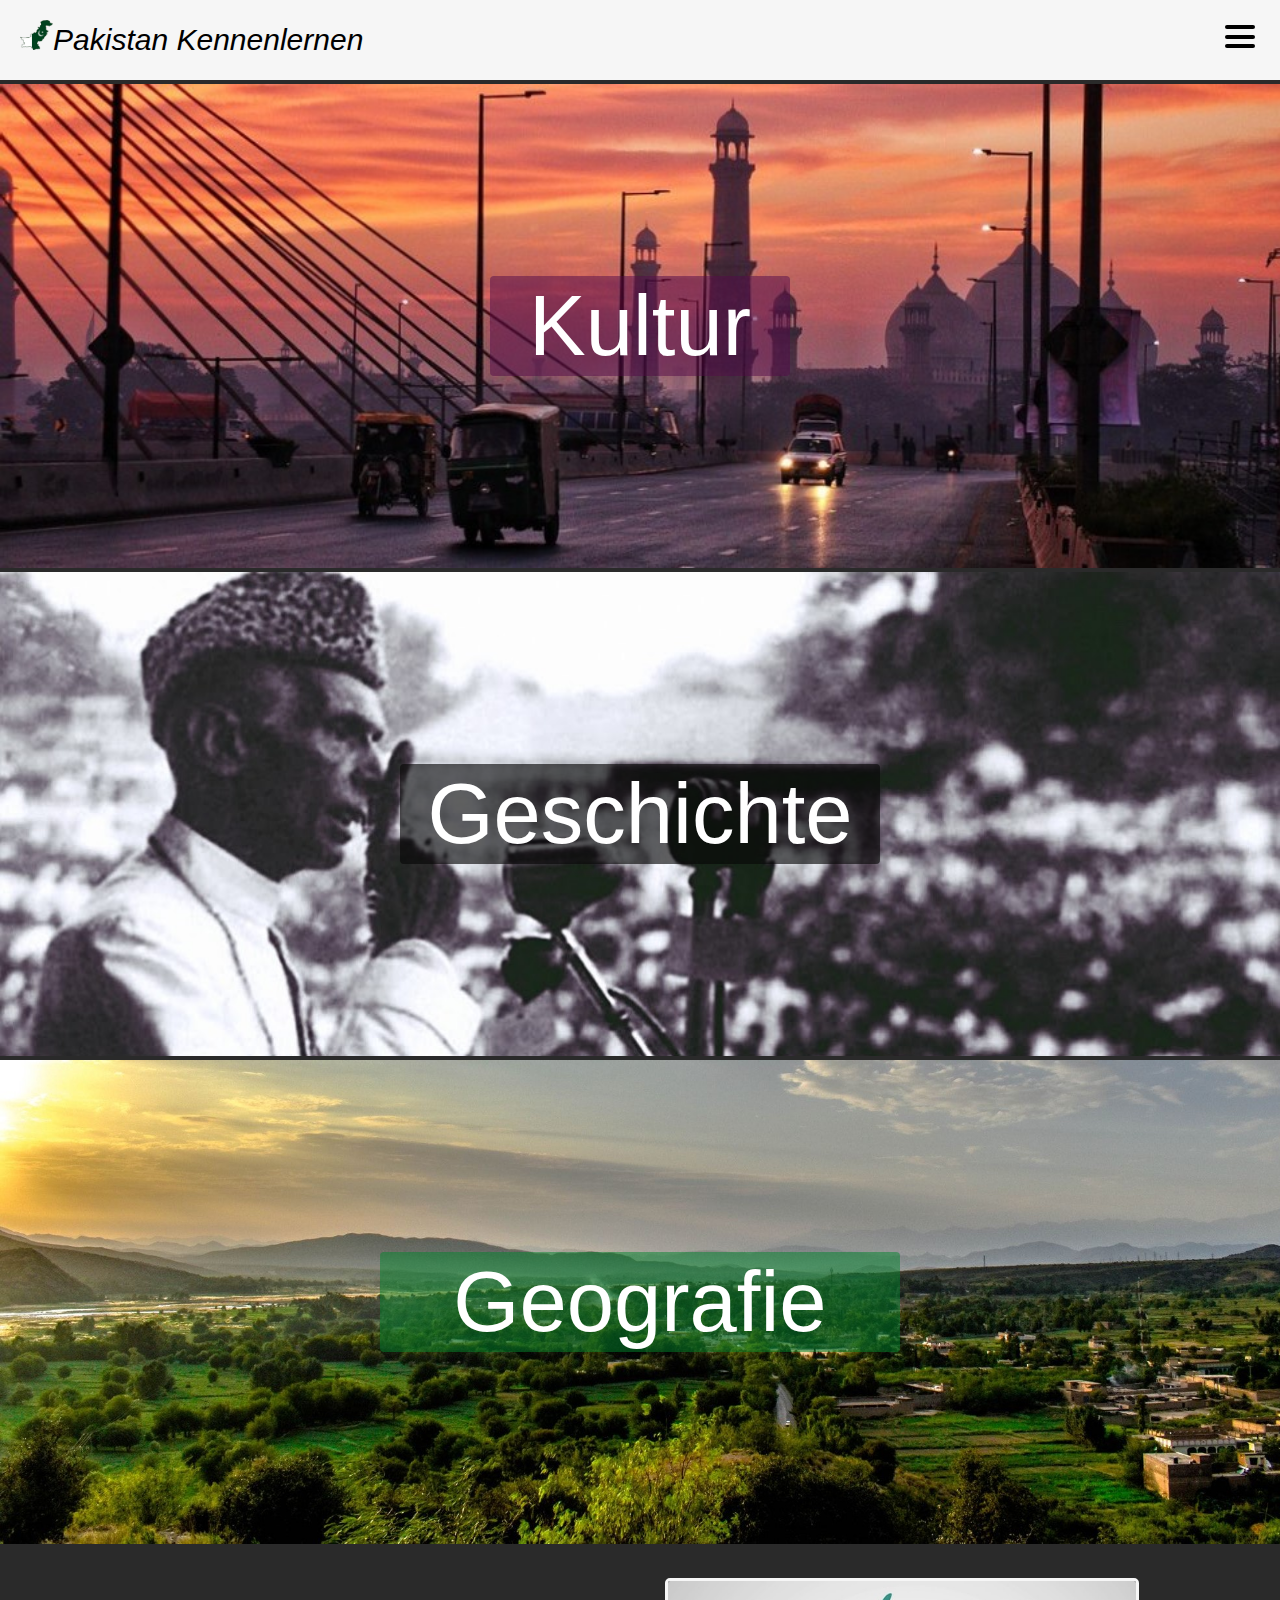
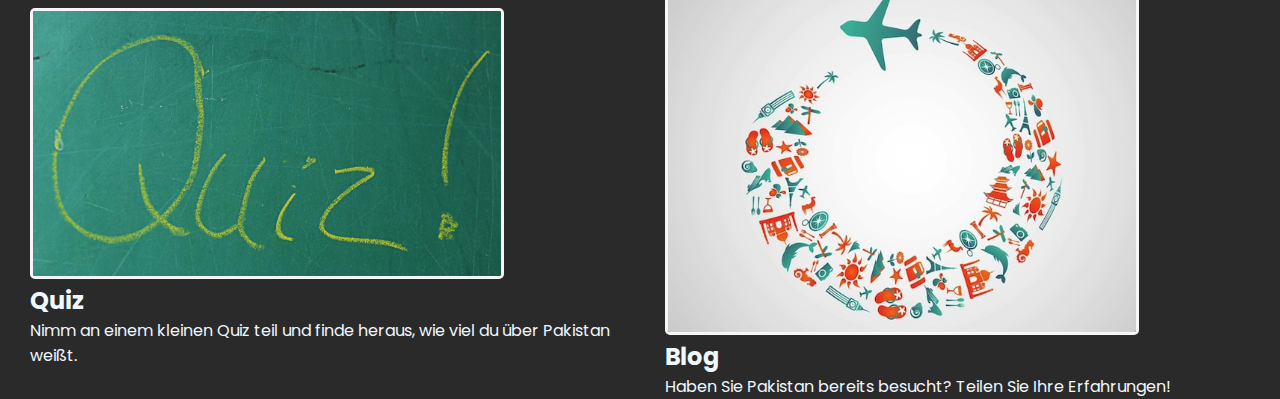
<file: index.html>
<!DOCTYPE html>
<html>
	<head>
		<meta charset="UTF-8">	
		<meta name="description" content="this is a good Website">
	</head>
		<title>
			Reise nach Pakistan
		</title>
		<link rel="stylesheet" type="text/css" href="style.css">
		<script type="text/javascript" src="java.js" defer></script>
	</head>
	<body>
		
		<nav class="nav_bar"><!--für die größenveränderbare dynamische Menüleiste-->
			<div class="nav_logo"><img src="paklogo.jpg" alt="pak Logo">Pakistan Kennenlernen</div><!--das Logo mit Text und Bild auf der linken Seite-->
			<a href="#" class="toggle-button"><!--die Button, die erscheint, wenn die Breite klein ist-->
				<span class="bar"></span>
				<span class="bar"></span>
				<span class="bar"></span>
			</a>
			<div class="list-container">
				<ul><!--rechte Seite des Menüs mit klickbaren Links-->
					<li><a href="home.html">Home</a></li>
					<li><a href="culture.html">Kultur</a></li>
					<li><a href="history.html">Geschichte</a></li>
					<li><a href="geography.html">Geografie</a></li>						
					<li><a href="Quiz.html">Quiz Spielen</a></li>
					<li><a href="Blog.php">Blog</a></li>
				</ul>
			</div>
		</nav>

		
		<!--drei verschiedene Bereiche auf der Startseite mit jeweils einer anklickbaren Buttons-->
		<div class="culture" ><a href="culture.html"><button class="btn1">Kultur</button></a></div>
		<div class="history" ><a href="history.html"><button class="btn2">Geschichte</button></a></div>
		<div class="geography" ><a href="geography.html"><button class="btn3">Geografie</button></a></div>

		<main class = "grid-container"><!--der letzte Teil der Startseite hat Inhalte, die in zwei Spalten unterteilt sind-->
			<article><!--der Titel und das Bild enthalten beide einen Link-->
				<a href="Quiz.html"><img  src="quiz4.jpg"></a>
				<div>
					<a href="Quiz.html"><h2 id="text">Quiz</h2></a>
					<p id="text">Nimm an einem kleinen Quiz teil und finde heraus, wie viel du über Pakistan weißt.</p>
				</div>
			</article>
			<article><!--der Titel und das Bild enthalten beide einen Link-->
				<a href="Blog.html"><img  src="tourism.jpg"></a>
				<div>
					<a href="Blog.html"><h2 id="text">Blog</h2></a>
					<p id="text">Haben Sie Pakistan bereits besucht? Teilen Sie Ihre Erfahrungen!</p>
				</div>
			</article>



		</main>






		<!--<div class="foot">

			<div class="content">
				<div href="#" class="c1">Quiz</div>
				<div href="#" class="c2">Blog</div>
			</div> 

		</div>-->
	
	</body>
</html>
</file>
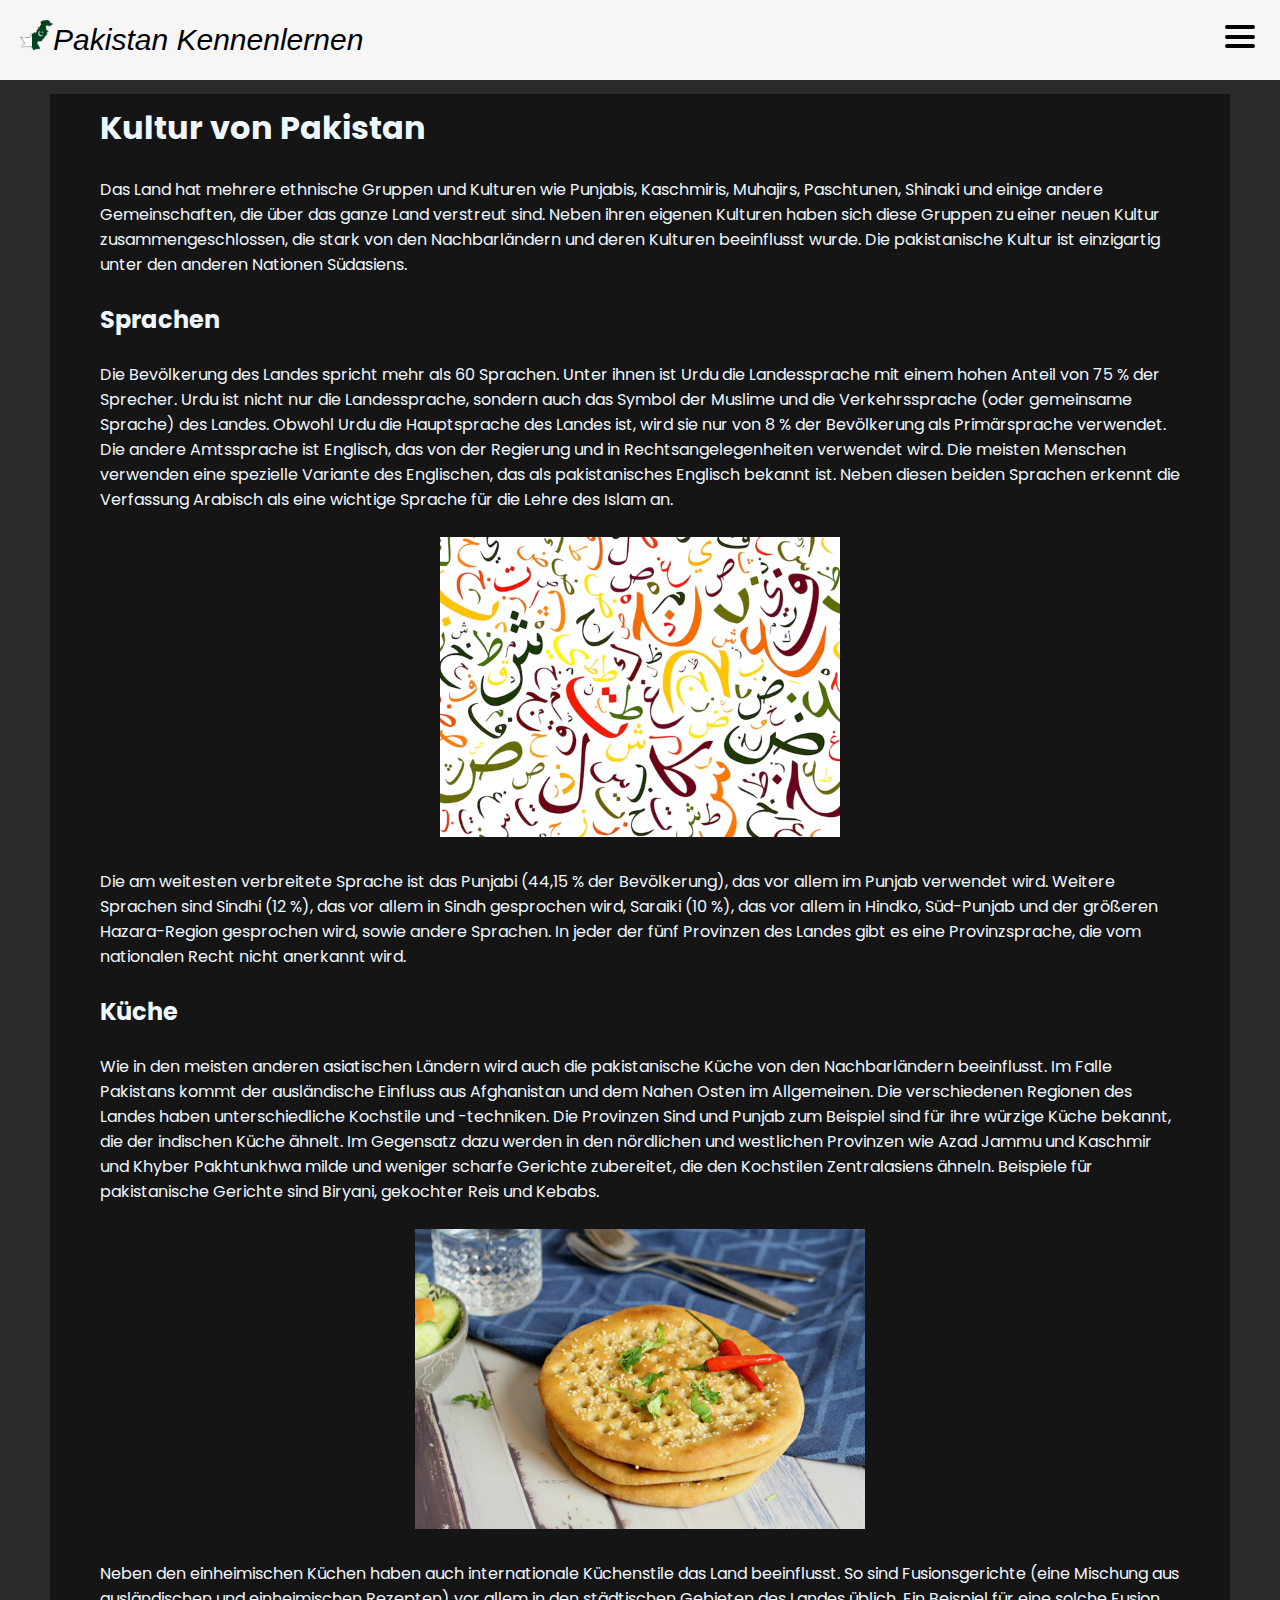
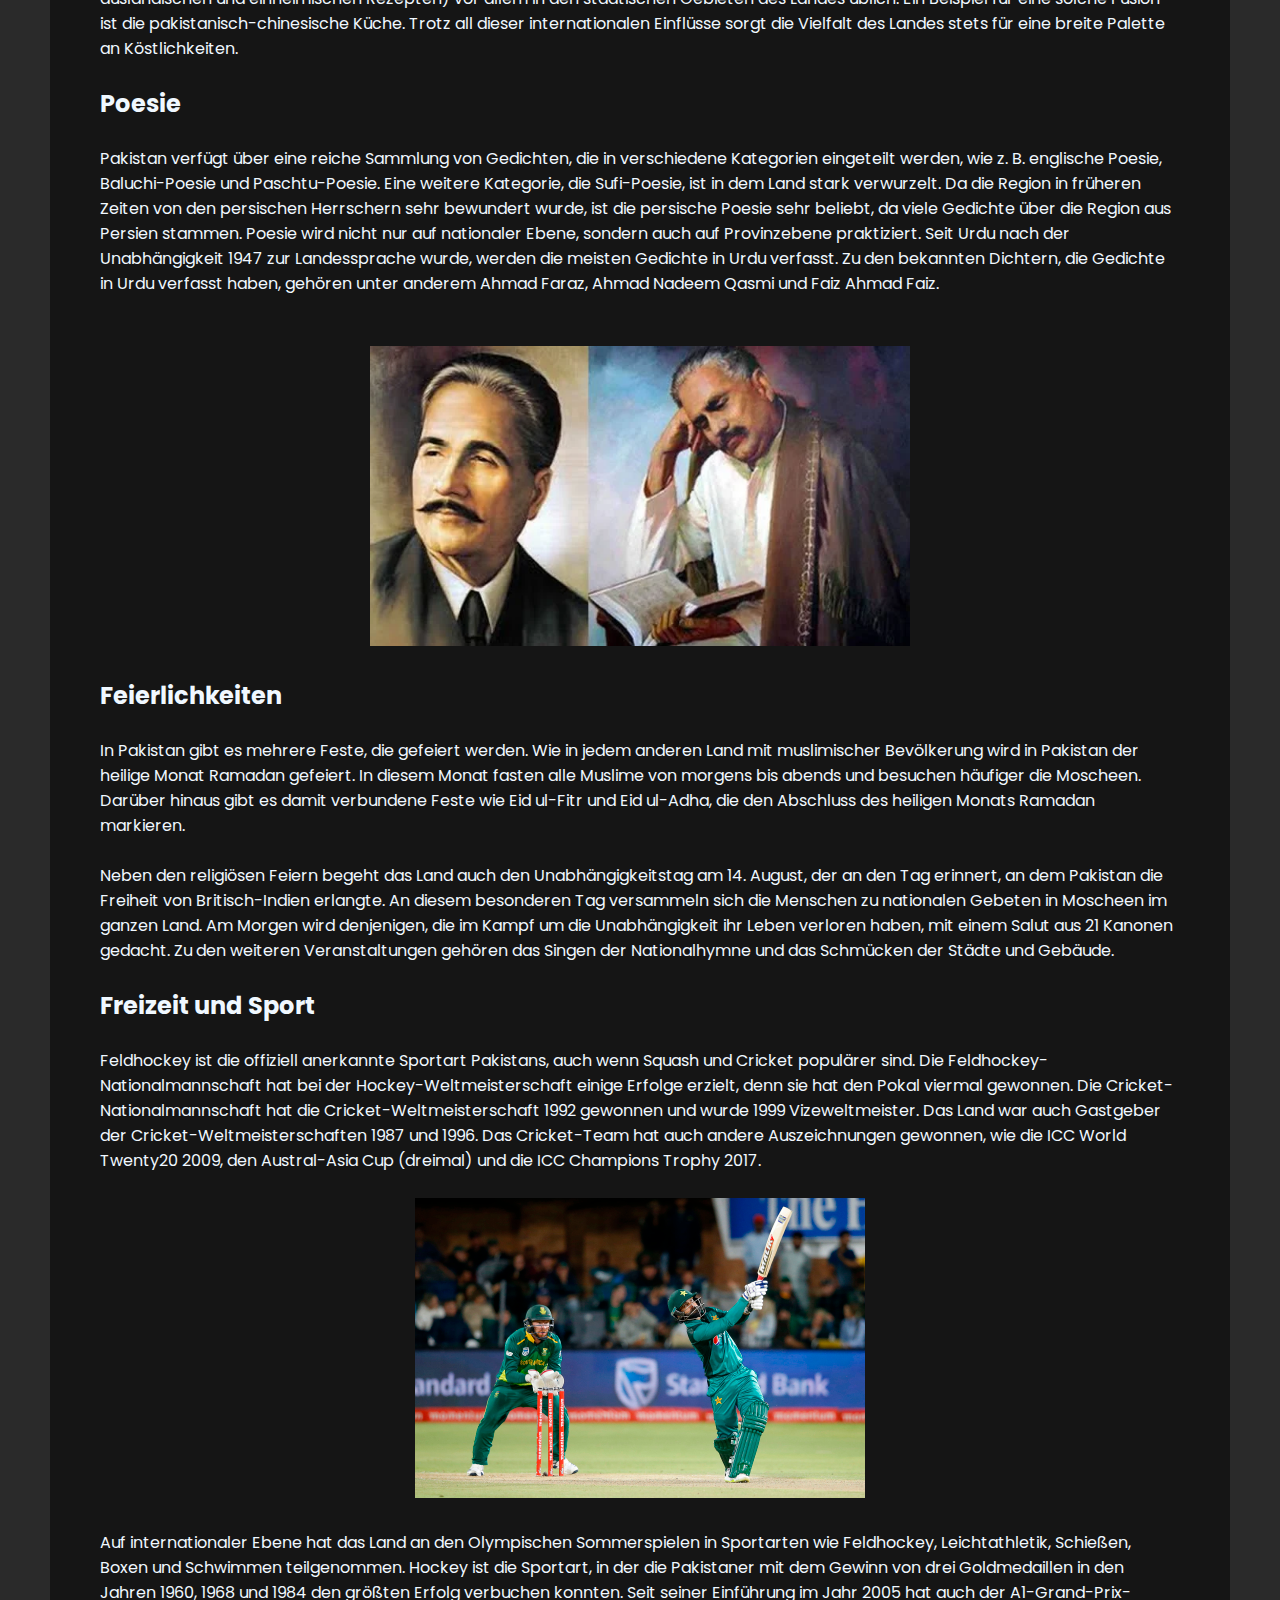
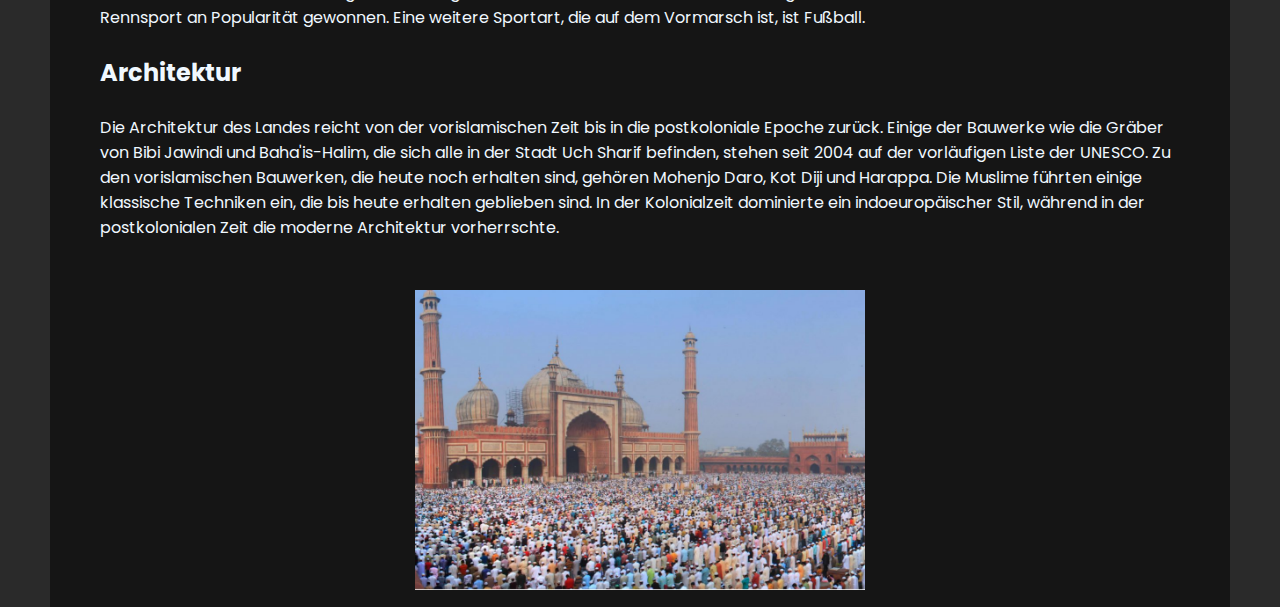
<file: culture.html>
<!DOCTYPE html>
<html>
	<head>
		<meta charset="UTF-8">	
		<meta name="description" content="culture">
	</head>
		<title>
			Kultur
		</title>
		<link rel="stylesheet" type="text/css" href="style.css">
		<script type="text/javascript" src="java.js" defer></script>
	</head>
	<body>
        <nav class="nav_bar"><!--gleiche Navigationsmenüleiste-->
			<div class="nav_logo"><img src="paklogo.jpg" alt="pak Logo">Pakistan Kennenlernen</div>
			<a href="#" class="toggle-button">
				<span class="bar"></span>
				<span class="bar"></span>
				<span class="bar"></span>
			</a>
			<div class="list-container">
				<ul>
					<li><a href="home.html">Home</a></li>
					<li><a href="culture.html">Kultur</a></li>
					<li><a href="history.html">Geschichte</a></li>
					<li><a href="geography.html">Geografie</a></li>						
					<li><a href="Quiz.html">Quiz Spielen</a></li>
					<li><a href="Blog.html">Blog</a></li>
				</ul>
			</div>
		</nav>

		<main class="artikle"><!--Artikel-Layout mit Bildern, Überschriften und Absätzen-->
			<h1>Kultur von Pakistan</h1>
			<br><p>Das Land hat mehrere ethnische Gruppen und Kulturen wie Punjabis, Kaschmiris, Muhajirs, Paschtunen, Shinaki und einige andere Gemeinschaften, die über das ganze Land verstreut sind. Neben ihren eigenen Kulturen haben sich diese Gruppen zu einer neuen Kultur zusammengeschlossen, die stark von den Nachbarländern und deren Kulturen beeinflusst wurde. Die pakistanische Kultur ist einzigartig unter den anderen Nationen Südasiens. 
			</p>	
			<br><h2>Sprachen</h2>
			<br><p>Die Bevölkerung des Landes spricht mehr als 60 Sprachen. Unter ihnen ist Urdu die Landessprache mit einem hohen Anteil von 75 % der Sprecher. Urdu ist nicht nur die Landessprache, sondern auch das Symbol der Muslime und die Verkehrssprache (oder gemeinsame Sprache) des Landes. Obwohl Urdu die Hauptsprache des Landes ist, wird sie nur von 8 % der Bevölkerung als Primärsprache verwendet. Die andere Amtssprache ist Englisch, das von der Regierung und in Rechtsangelegenheiten verwendet wird. Die meisten Menschen verwenden eine spezielle Variante des Englischen, das als pakistanisches Englisch bekannt ist. Neben diesen beiden Sprachen erkennt die Verfassung Arabisch als eine wichtige Sprache für die Lehre des Islam an.	
			<br><br><center><img src="urdu.jpg" class="pics"></center><!--Zentrieren eines Bildes mit Center-Tag-->
			<br>Die am weitesten verbreitete Sprache ist das Punjabi (44,15 % der Bevölkerung), das vor allem im Punjab verwendet wird. Weitere Sprachen sind Sindhi (12 %), das vor allem in Sindh gesprochen wird, Saraiki (10 %), das vor allem in Hindko, Süd-Punjab und der größeren Hazara-Region gesprochen wird, sowie andere Sprachen. In jeder der fünf Provinzen des Landes gibt es eine Provinzsprache, die vom nationalen Recht nicht anerkannt wird.
			</p>
			<br><h2>Küche</h2>
			<br><p>Wie in den meisten anderen asiatischen Ländern wird auch die pakistanische Küche von den Nachbarländern beeinflusst. Im Falle Pakistans kommt der ausländische Einfluss aus Afghanistan und dem Nahen Osten im Allgemeinen. Die verschiedenen Regionen des Landes haben unterschiedliche Kochstile und -techniken. Die Provinzen Sind und Punjab zum Beispiel sind für ihre würzige Küche bekannt, die der indischen Küche ähnelt. Im Gegensatz dazu werden in den nördlichen und westlichen Provinzen wie Azad Jammu und Kaschmir und Khyber Pakhtunkhwa milde und weniger scharfe Gerichte zubereitet, die den Kochstilen Zentralasiens ähneln. Beispiele für pakistanische Gerichte sind Biryani, gekochter Reis und Kebabs.
				<br><br><center><img src="food.jpg" class="pics" ></center>
				<br>Neben den einheimischen Küchen haben auch internationale Küchenstile das Land beeinflusst. So sind Fusionsgerichte (eine Mischung aus ausländischen und einheimischen Rezepten) vor allem in den städtischen Gebieten des Landes üblich. Ein Beispiel für eine solche Fusion ist die pakistanisch-chinesische Küche. Trotz all dieser internationalen Einflüsse sorgt die Vielfalt des Landes stets für eine breite Palette an Köstlichkeiten.
			</p>

			<br><h2>Poesie</h2>
			<br><p>Pakistan verfügt über eine reiche Sammlung von Gedichten, die in verschiedene Kategorien eingeteilt werden, wie z. B. englische Poesie, Baluchi-Poesie und Paschtu-Poesie. Eine weitere Kategorie, die Sufi-Poesie, ist in dem Land stark verwurzelt. Da die Region in früheren Zeiten von den persischen Herrschern sehr bewundert wurde, ist die persische Poesie sehr beliebt, da viele Gedichte über die Region aus Persien stammen. Poesie wird nicht nur auf nationaler Ebene, sondern auch auf Provinzebene praktiziert. Seit Urdu nach der Unabhängigkeit 1947 zur Landessprache wurde, werden die meisten Gedichte in Urdu verfasst. Zu den bekannten Dichtern, die Gedichte in Urdu verfasst haben, gehören unter anderem Ahmad Faraz, Ahmad Nadeem Qasmi und Faiz Ahmad Faiz.
			</p>
			<br><br><center><img src="poetry.webp" class="pics" ></center>
			<br><h2>Feierlichkeiten</h2>
			<br><p>In Pakistan gibt es mehrere Feste, die gefeiert werden. Wie in jedem anderen Land mit muslimischer Bevölkerung wird in Pakistan der heilige Monat Ramadan gefeiert. In diesem Monat fasten alle Muslime von morgens bis abends und besuchen häufiger die Moscheen. Darüber hinaus gibt es damit verbundene Feste wie Eid ul-Fitr und Eid ul-Adha, die den Abschluss des heiligen Monats Ramadan markieren.

				<br><br>Neben den religiösen Feiern begeht das Land auch den Unabhängigkeitstag am 14. August, der an den Tag erinnert, an dem Pakistan die Freiheit von Britisch-Indien erlangte. An diesem besonderen Tag versammeln sich die Menschen zu nationalen Gebeten in Moscheen im ganzen Land. Am Morgen wird denjenigen, die im Kampf um die Unabhängigkeit ihr Leben verloren haben, mit einem Salut aus 21 Kanonen gedacht. Zu den weiteren Veranstaltungen gehören das Singen der Nationalhymne und das Schmücken der Städte und Gebäude.
			</p>

			

			<br><h2>Freizeit und Sport</h2>
			<br><p>Feldhockey ist die offiziell anerkannte Sportart Pakistans, auch wenn Squash und Cricket populärer sind. Die Feldhockey-Nationalmannschaft hat bei der Hockey-Weltmeisterschaft einige Erfolge erzielt, denn sie hat den Pokal viermal gewonnen. Die Cricket-Nationalmannschaft hat die Cricket-Weltmeisterschaft 1992 gewonnen und wurde 1999 Vizeweltmeister. Das Land war auch Gastgeber der Cricket-Weltmeisterschaften 1987 und 1996. Das Cricket-Team hat auch andere Auszeichnungen gewonnen, wie die ICC World Twenty20 2009, den Austral-Asia Cup (dreimal) und die ICC Champions Trophy 2017.
			<br><br><center><img src="cricket.jpg" class="pics" ></center>
			<br>Auf internationaler Ebene hat das Land an den Olympischen Sommerspielen in Sportarten wie Feldhockey, Leichtathletik, Schießen, Boxen und Schwimmen teilgenommen. Hockey ist die Sportart, in der die Pakistaner mit dem Gewinn von drei Goldmedaillen in den Jahren 1960, 1968 und 1984 den größten Erfolg verbuchen konnten. Seit seiner Einführung im Jahr 2005 hat auch der A1-Grand-Prix-Rennsport an Popularität gewonnen. Eine weitere Sportart, die auf dem Vormarsch ist, ist Fußball.
			</p>
			<br><h2>Architektur</h2>
			<br><p>Die Architektur des Landes reicht von der vorislamischen Zeit bis in die postkoloniale Epoche zurück. Einige der Bauwerke wie die Gräber von Bibi Jawindi und Baha'is-Halim, die sich alle in der Stadt Uch Sharif befinden, stehen seit 2004 auf der vorläufigen Liste der UNESCO. Zu den vorislamischen Bauwerken, die heute noch erhalten sind, gehören Mohenjo Daro, Kot Diji und Harappa. Die Muslime führten einige klassische Techniken ein, die bis heute erhalten geblieben sind. In der Kolonialzeit dominierte ein indoeuropäischer Stil, während in der postkolonialen Zeit die moderne Architektur vorherrschte.
			</p>
			<br><br><center><img src="eid.jpg" class="pics" ></center>

		</main>
		
    </body>
</html>
</file>
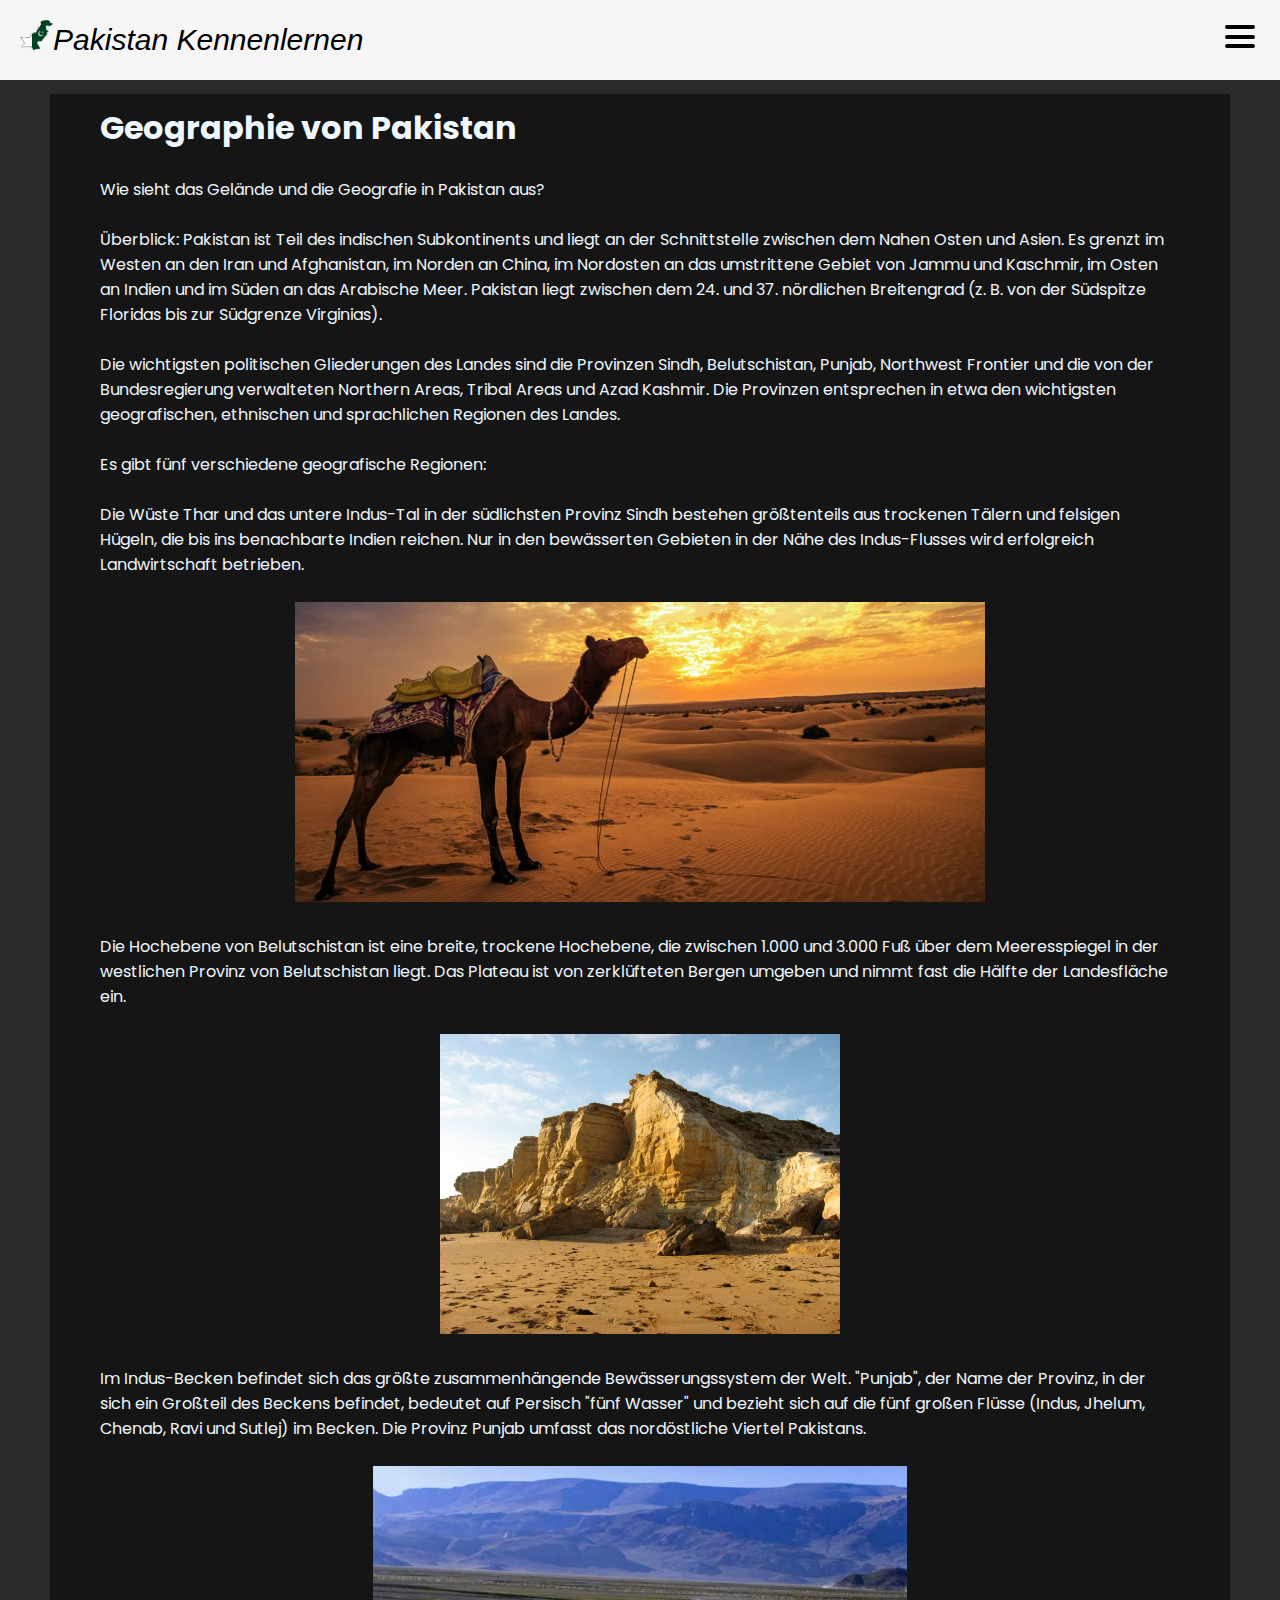
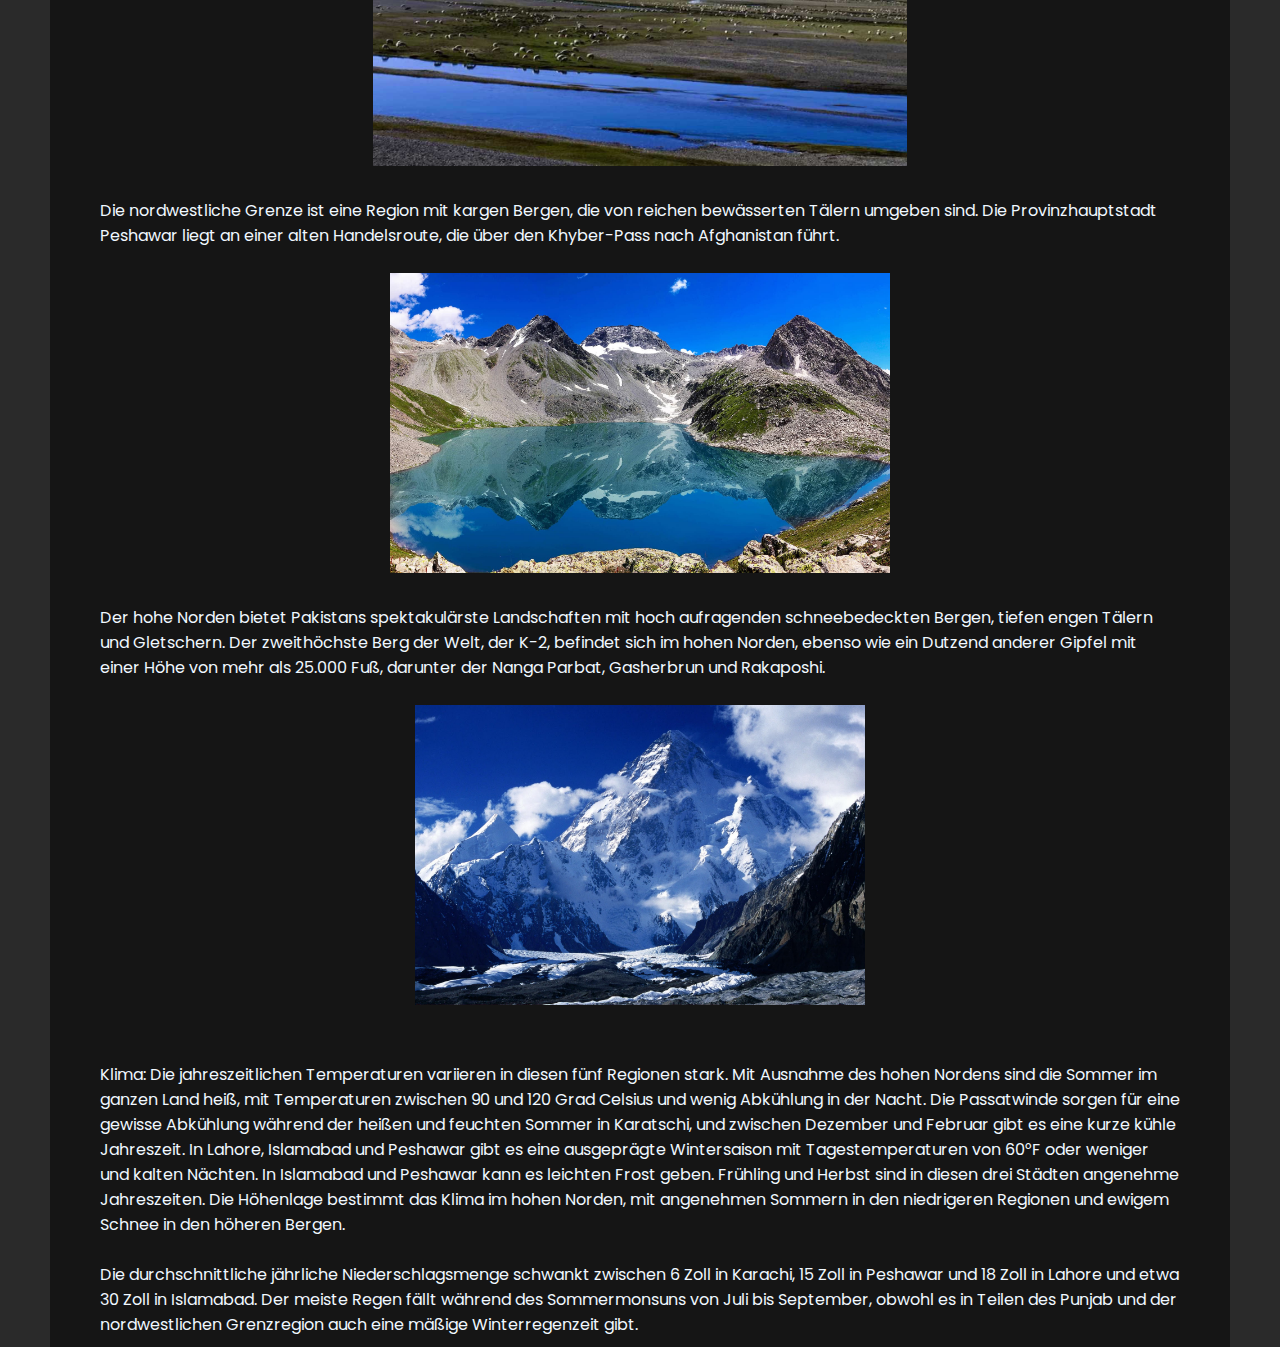
<file: geography.html>
<!DOCTYPE html>
<html>
	<head>
		<meta charset="UTF-8">	
		<meta name="description" content="Geography">
	</head>
		<title>
			Geographie
		</title>
		<link rel="stylesheet" type="text/css" href="style.css">
		<script type="text/javascript" src="java.js" defer></script>
	</head>
	<body>

        <nav class="nav_bar"><!--gleiche Navigationsmenüleiste-->
			<div class="nav_logo"><img src="paklogo.jpg" alt="pak Logo">Pakistan Kennenlernen</div>
			<a href="#" class="toggle-button">
				<span class="bar"></span>
				<span class="bar"></span>
				<span class="bar"></span>
			</a>
			<div class="list-container">
				<ul>
					<li><a href="home.html">Home</a></li>
					<li><a href="culture.html">Kultur</a></li>
					<li><a href="history.html">Geschichte</a></li>
					<li><a href="geography.html">Geografie</a></li>						
					<li><a href="Quiz.html">Quiz Spielen</a></li>
					<li><a href="Blog.html">Blog</a></li>
				</ul>
			</div>
		</nav>
		<main class="artikle"><!--Artikel-Layout mit Bildern, Überschriften und Absätzen-->
			<h1>Geographie von Pakistan</h1>
			<br><p>Wie sieht das Gelände und die Geografie in Pakistan aus?

				<br><br>Überblick:
				Pakistan ist Teil des indischen Subkontinents und liegt an der Schnittstelle zwischen dem Nahen Osten und Asien. Es grenzt im Westen an den Iran und Afghanistan, im Norden an China, im Nordosten an das umstrittene Gebiet von Jammu und Kaschmir, im Osten an Indien und im Süden an das Arabische Meer. Pakistan liegt zwischen dem 24. und 37. nördlichen Breitengrad (z. B. von der Südspitze Floridas bis zur Südgrenze Virginias).
	
				<br><br>Die wichtigsten politischen Gliederungen des Landes sind die Provinzen Sindh, Belutschistan, Punjab, Northwest Frontier und die von der Bundesregierung verwalteten Northern Areas, Tribal Areas und Azad Kashmir. Die Provinzen entsprechen in etwa den wichtigsten geografischen, ethnischen und sprachlichen Regionen des Landes.
	
				<br><br>Es gibt fünf verschiedene geografische Regionen:
	
				<br><br>Die Wüste Thar und das untere Indus-Tal in der südlichsten Provinz Sindh bestehen größtenteils aus trockenen Tälern und felsigen Hügeln, die bis ins benachbarte Indien reichen. Nur in den bewässerten Gebieten in der Nähe des Indus-Flusses wird erfolgreich Landwirtschaft betrieben.
				<br><br><center><img src="thar.jpg" class="pics" ></center><!--Zentrieren eines Bildes mit Center-Tag-->
				<br>Die Hochebene von Belutschistan ist eine breite, trockene Hochebene, die zwischen 1.000 und 3.000 Fuß über dem Meeresspiegel in der westlichen Provinz von Belutschistan liegt. Das Plateau ist von zerklüfteten Bergen umgeben und nimmt fast die Hälfte der Landesfläche ein.
				<br><br><center><img src="balochistan.jpg" class="pics" ></center>
				<br>Im Indus-Becken befindet sich das größte zusammenhängende Bewässerungssystem der Welt. "Punjab", der Name der Provinz, in der sich ein Großteil des Beckens befindet, bedeutet auf Persisch "fünf Wasser" und bezieht sich auf die fünf großen Flüsse (Indus, Jhelum, Chenab, Ravi und Sutlej) im Becken. Die Provinz Punjab umfasst das nordöstliche Viertel Pakistans.
				<br><br><center><img src="indus.jpg" class="pics" ></center>
				<br>Die nordwestliche Grenze ist eine Region mit kargen Bergen, die von reichen bewässerten Tälern umgeben sind. Die Provinzhauptstadt Peshawar liegt an einer alten Handelsroute, die über den Khyber-Pass nach Afghanistan führt.
				<br><br><center><img src="swat.jpg" class="pics" ></center>
				<br>Der hohe Norden bietet Pakistans spektakulärste Landschaften mit hoch aufragenden schneebedeckten Bergen, tiefen engen Tälern und Gletschern. Der zweithöchste Berg der Welt, der K-2, befindet sich im hohen Norden, ebenso wie ein Dutzend anderer Gipfel mit einer Höhe von mehr als 25.000 Fuß, darunter der Nanga Parbat, Gasherbrun und Rakaposhi.
				<br><br><center><img src="north.jpg" class="pics" ></center>
				<br><br>Klima:
				Die jahreszeitlichen Temperaturen variieren in diesen fünf Regionen stark. Mit Ausnahme des hohen Nordens sind die Sommer im ganzen Land heiß, mit Temperaturen zwischen 90 und 120 Grad Celsius und wenig Abkühlung in der Nacht. Die Passatwinde sorgen für eine gewisse Abkühlung während der heißen und feuchten Sommer in Karatschi, und zwischen Dezember und Februar gibt es eine kurze kühle Jahreszeit. In Lahore, Islamabad und Peshawar gibt es eine ausgeprägte Wintersaison mit Tagestemperaturen von 60°F oder weniger und kalten Nächten. In Islamabad und Peshawar kann es leichten Frost geben. Frühling und Herbst sind in diesen drei Städten angenehme Jahreszeiten. Die Höhenlage bestimmt das Klima im hohen Norden, mit angenehmen Sommern in den niedrigeren Regionen und ewigem Schnee in den höheren Bergen.
	
				<br><br>Die durchschnittliche jährliche Niederschlagsmenge schwankt zwischen 6 Zoll in Karachi, 15 Zoll in Peshawar und 18 Zoll in Lahore und etwa 30 Zoll in Islamabad. Der meiste Regen fällt während des Sommermonsuns von Juli bis September, obwohl es in Teilen des Punjab und der nordwestlichen Grenzregion auch eine mäßige Winterregenzeit gibt.
			</p>

		</main>
    </body>
</html>
</file>
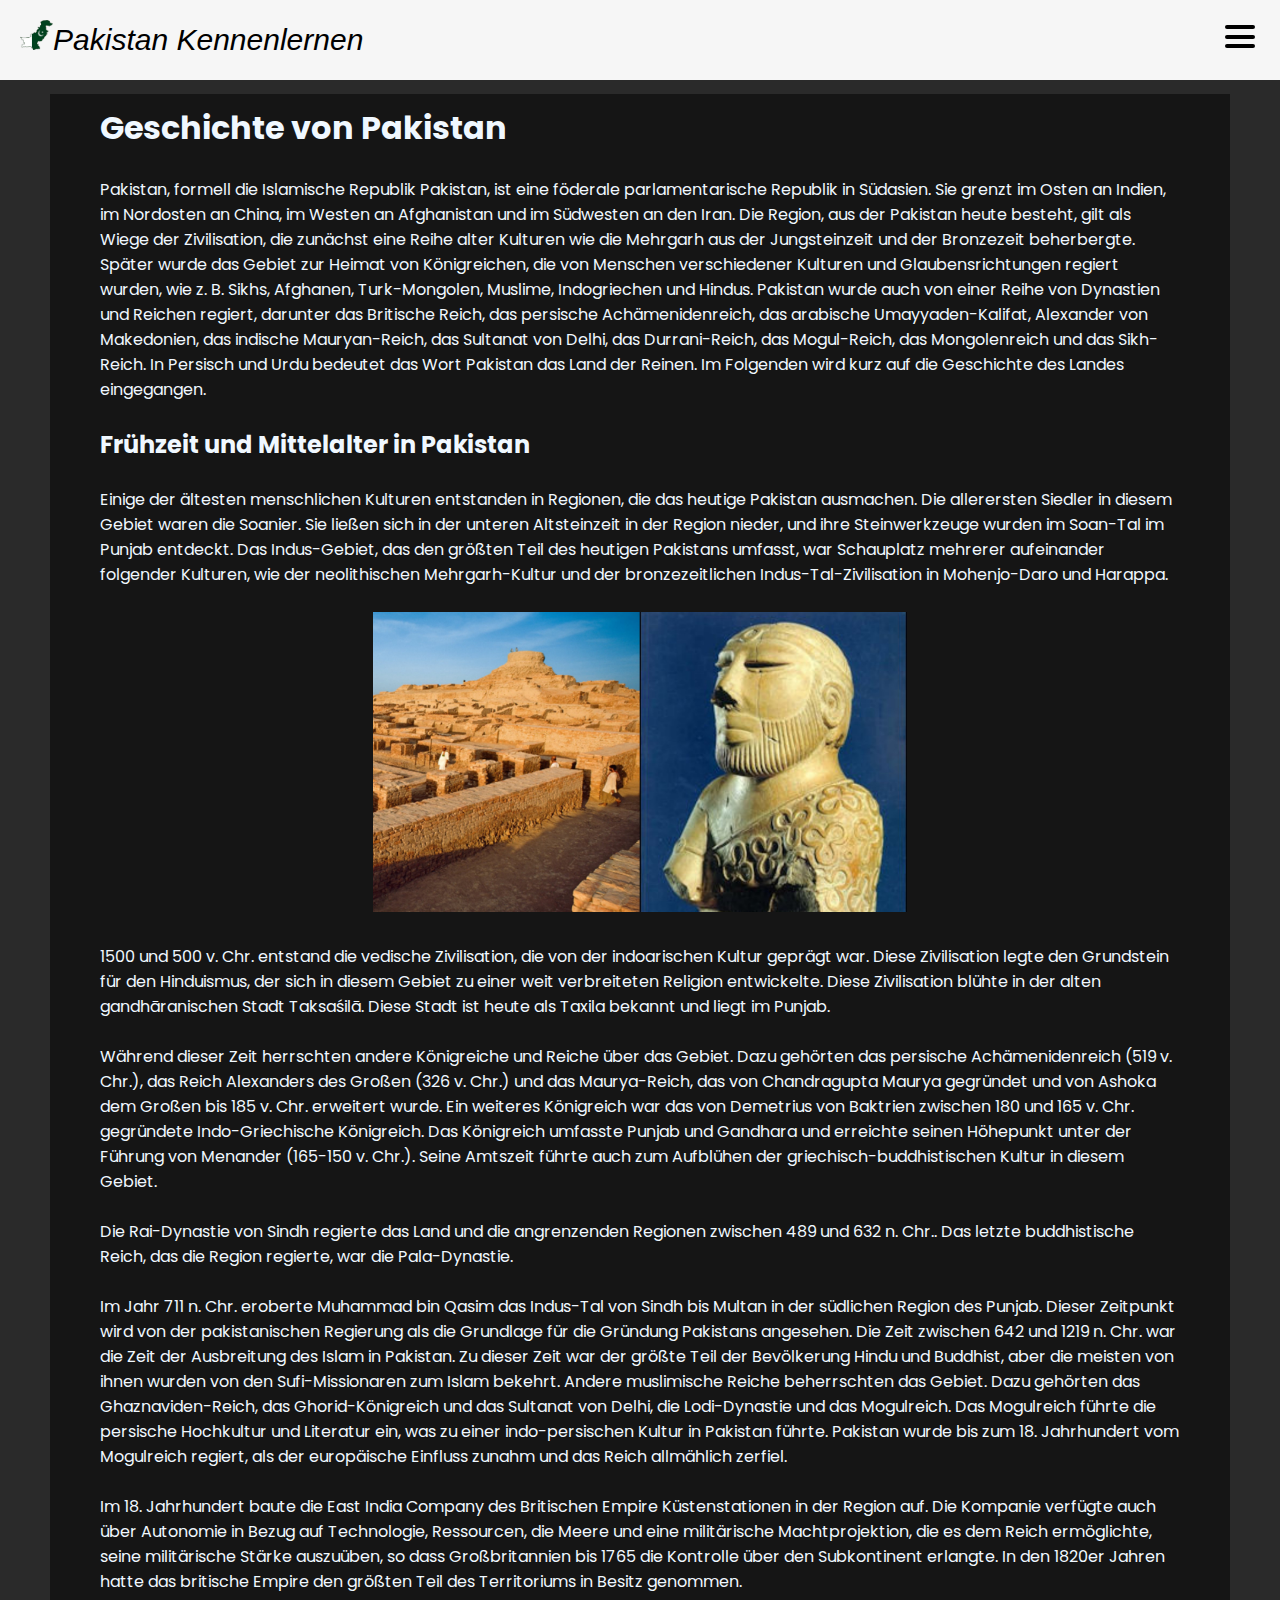
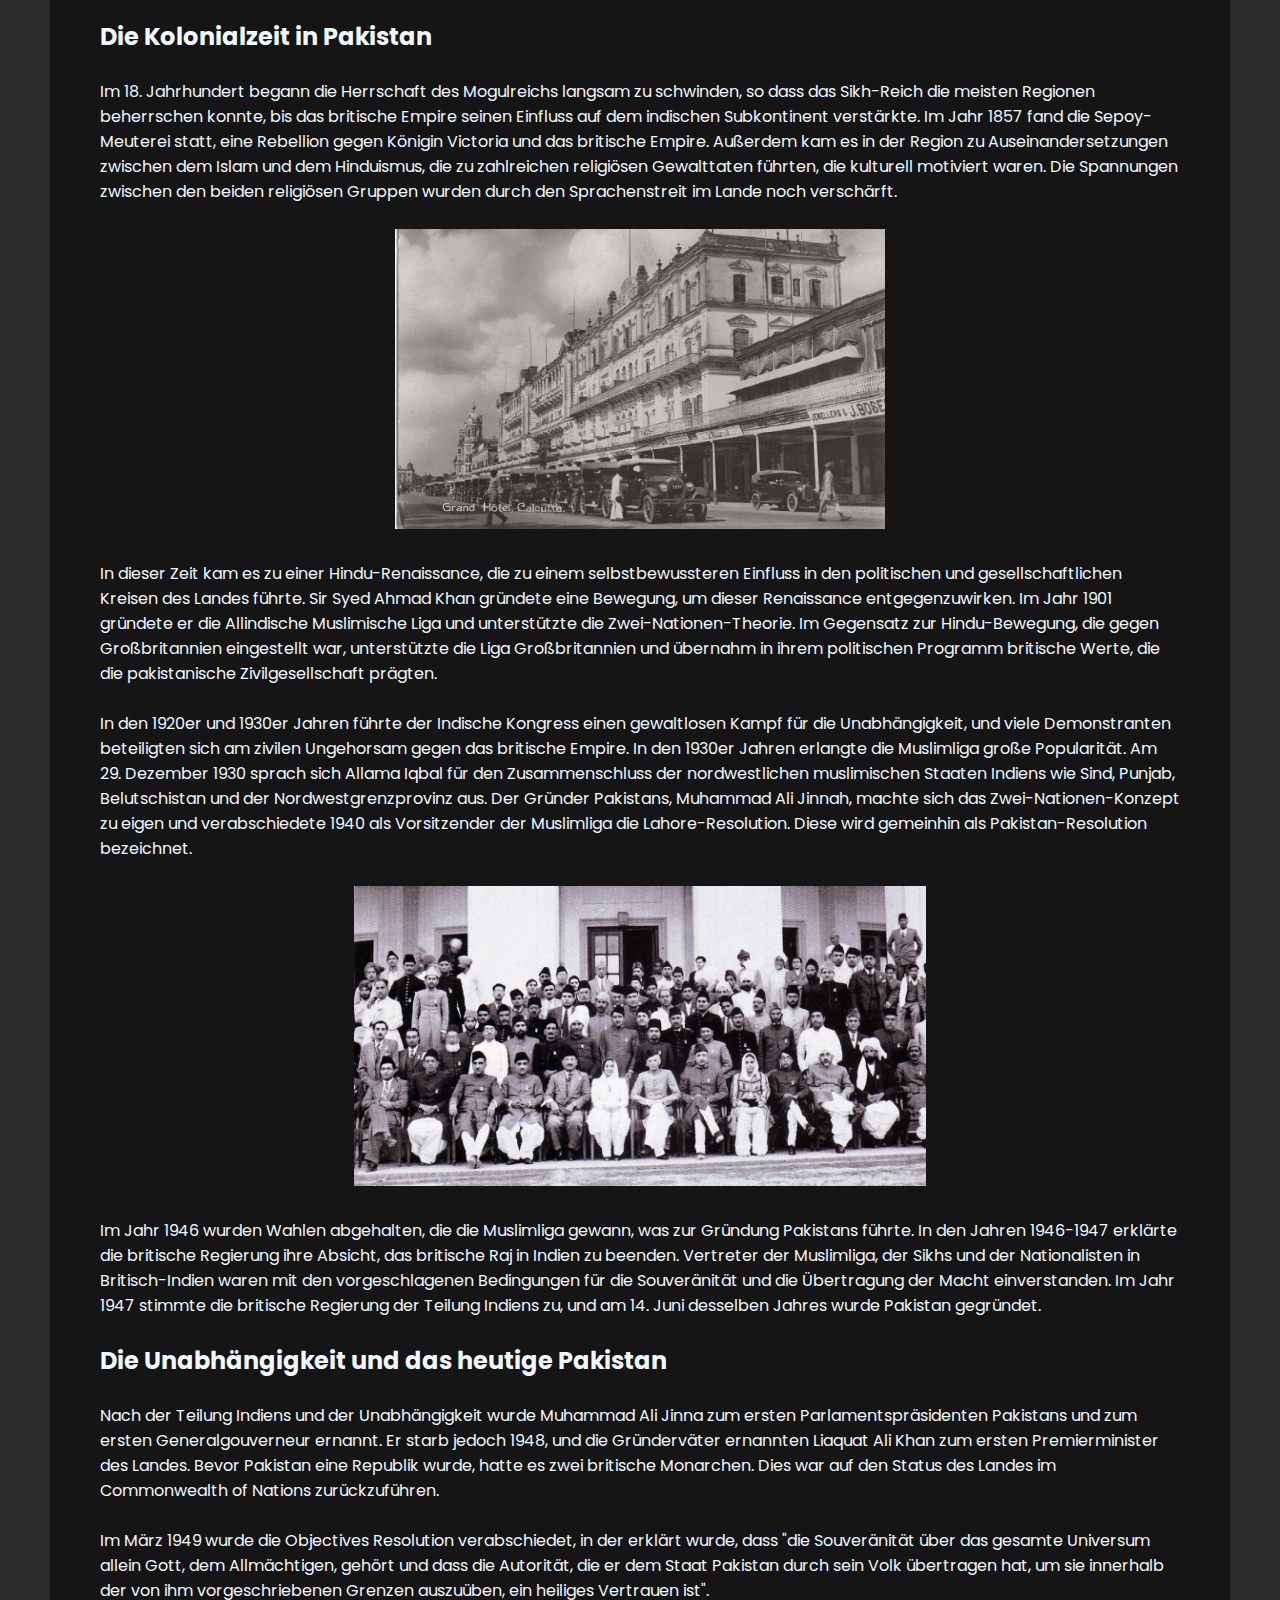
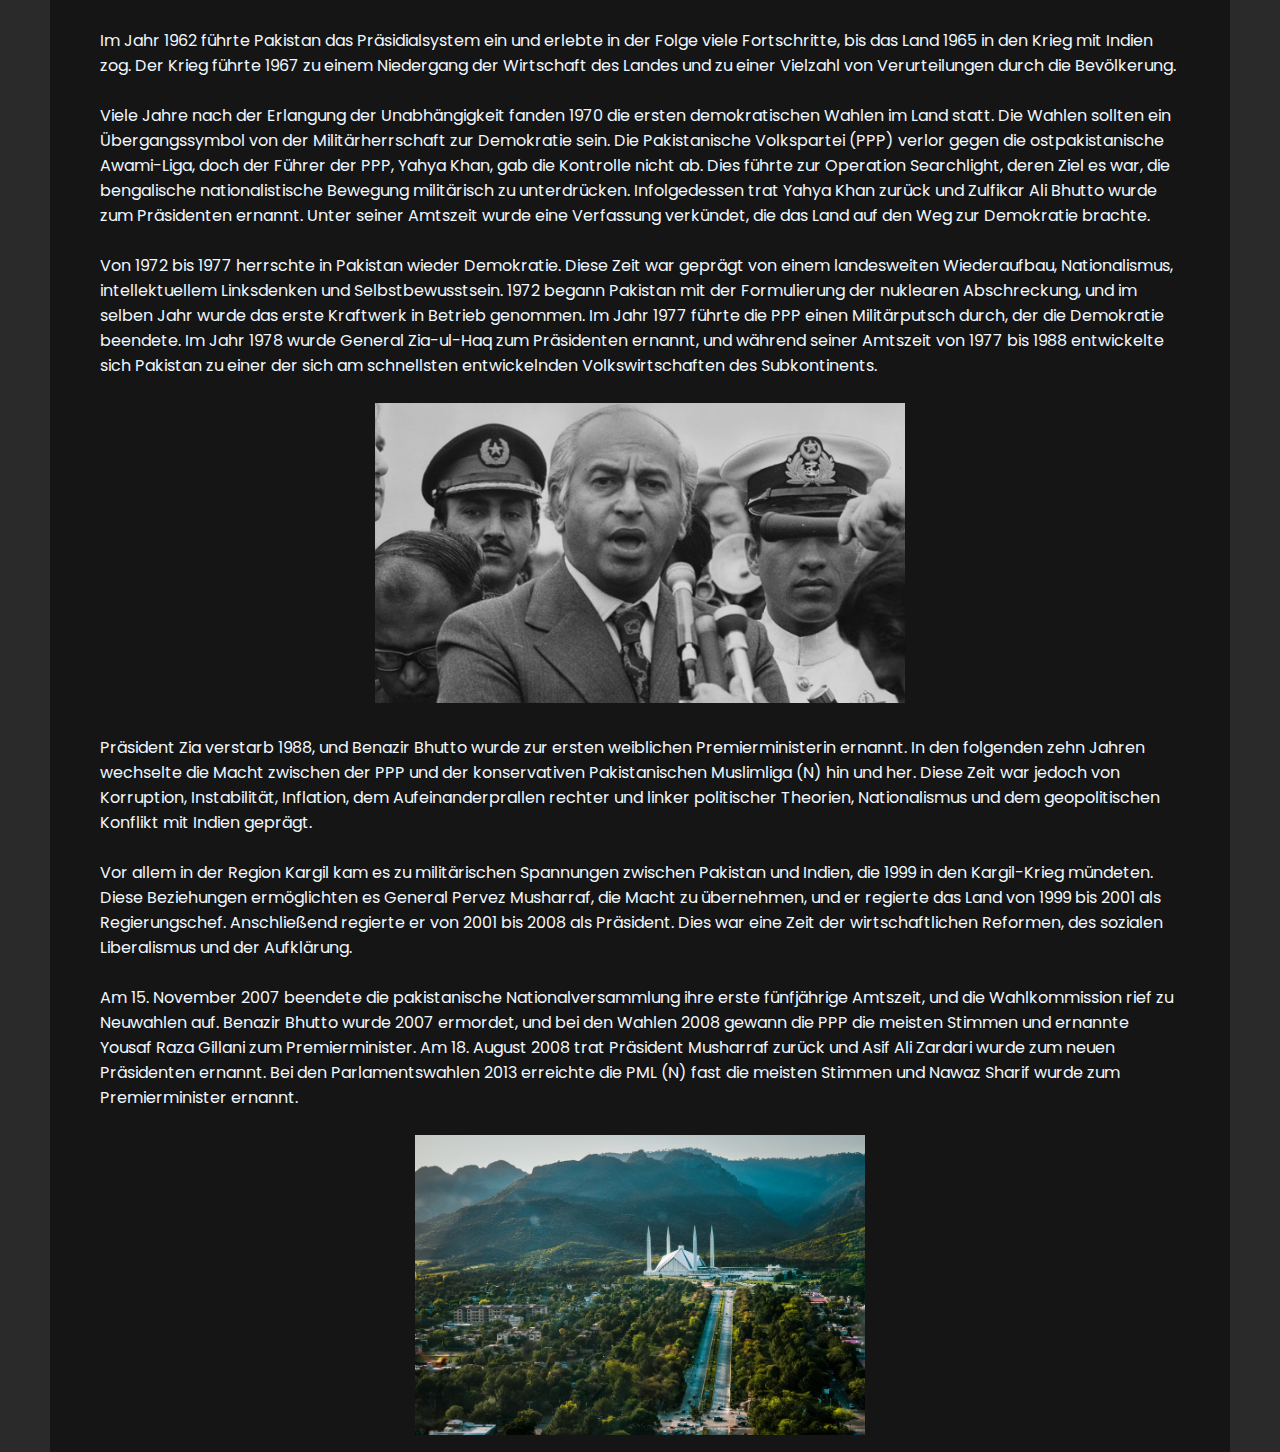
<file: history.html>
<!DOCTYPE html>
<html>
	<head>
		<meta charset="UTF-8">	
		<meta name="description" content="history">
	</head>
		<title>
			Geschichte
		</title>
		<link rel="stylesheet" type="text/css" href="style.css">
		<script type="text/javascript" src="java.js" defer></script>
	</head>
	<body>
        
        <nav class="nav_bar"><!--gleiche Navigationsmenüleiste-->
			<div class="nav_logo"><img src="paklogo.jpg" alt="pak Logo">Pakistan Kennenlernen</div>
			<a href="#" class="toggle-button">
				<span class="bar"></span>
				<span class="bar"></span>
				<span class="bar"></span>
			</a>
			<div class="list-container">
				<ul>
					<li><a href="home.html">Home</a></li>
					<li><a href="culture.html">Kultur</a></li>
					<li><a href="history.html">Geschichte</a></li>
					<li><a href="geography.html">Geografie</a></li>						
					<li><a href="Quiz.html">Quiz Spielen</a></li>
					<li><a href="Blog.html">Blog</a></li>
				</ul>
			</div>
		</nav>

        <main class="artikle"><!--Artikel-Layout mit Bildern, Überschriften und Absätzen-->
            <h1>Geschichte von Pakistan</h1>
            <br><p>Pakistan, formell die Islamische Republik Pakistan, ist eine föderale parlamentarische Republik in Südasien. Sie grenzt im Osten an Indien, im Nordosten an China, im Westen an Afghanistan und im Südwesten an den Iran. Die Region, aus der Pakistan heute besteht, gilt als Wiege der Zivilisation, die zunächst eine Reihe alter Kulturen wie die Mehrgarh aus der Jungsteinzeit und der Bronzezeit beherbergte. Später wurde das Gebiet zur Heimat von Königreichen, die von Menschen verschiedener Kulturen und Glaubensrichtungen regiert wurden, wie z. B. Sikhs, Afghanen, Turk-Mongolen, Muslime, Indogriechen und Hindus. Pakistan wurde auch von einer Reihe von Dynastien und Reichen regiert, darunter das Britische Reich, das persische Achämenidenreich, das arabische Umayyaden-Kalifat, Alexander von Makedonien, das indische Mauryan-Reich, das Sultanat von Delhi, das Durrani-Reich, das Mogul-Reich, das Mongolenreich und das Sikh-Reich. In Persisch und Urdu bedeutet das Wort Pakistan das Land der Reinen. Im Folgenden wird kurz auf die Geschichte des Landes eingegangen.
		    </p>
            <br><h2>Frühzeit und Mittelalter in Pakistan</h2>
		    <br><p>Einige der ältesten menschlichen Kulturen entstanden in Regionen, die das heutige Pakistan ausmachen. Die allerersten Siedler in diesem Gebiet waren die Soanier. Sie ließen sich in der unteren Altsteinzeit in der Region nieder, und ihre Steinwerkzeuge wurden im Soan-Tal im Punjab entdeckt. Das Indus-Gebiet, das den größten Teil des heutigen Pakistans umfasst, war Schauplatz mehrerer aufeinander folgender Kulturen, wie der neolithischen Mehrgarh-Kultur und der bronzezeitlichen Indus-Tal-Zivilisation in Mohenjo-Daro und Harappa.
				<br><br><center><img src="historyA.jpg" class="pics" ></center><!--Zentrieren eines Bildes mit Center-Tag-->
			    <br> 1500 und 500 v. Chr. entstand die vedische Zivilisation, die von der indoarischen Kultur geprägt war. Diese Zivilisation legte den Grundstein für den Hinduismus, der sich in diesem Gebiet zu einer weit verbreiteten Religion entwickelte. Diese Zivilisation blühte in der alten gandhāranischen Stadt Taksaśilā. Diese Stadt ist heute als Taxila bekannt und liegt im Punjab.
			
			    <br><br>Während dieser Zeit herrschten andere Königreiche und Reiche über das Gebiet. Dazu gehörten das persische Achämenidenreich (519 v. Chr.), das Reich Alexanders des Großen (326 v. Chr.) und das Maurya-Reich, das von Chandragupta Maurya gegründet und von Ashoka dem Großen bis 185 v. Chr. erweitert wurde. Ein weiteres Königreich war das von Demetrius von Baktrien zwischen 180 und 165 v. Chr. gegründete Indo-Griechische Königreich. Das Königreich umfasste Punjab und Gandhara und erreichte seinen Höhepunkt unter der Führung von Menander (165-150 v. Chr.). Seine Amtszeit führte auch zum Aufblühen der griechisch-buddhistischen Kultur in diesem Gebiet.
			
			    <br><br>Die Rai-Dynastie von Sindh regierte das Land und die angrenzenden Regionen zwischen 489 und 632 n. Chr.. Das letzte buddhistische Reich, das die Region regierte, war die Pala-Dynastie.
			
			    <br><br>Im Jahr 711 n. Chr. eroberte Muhammad bin Qasim das Indus-Tal von Sindh bis Multan in der südlichen Region des Punjab. Dieser Zeitpunkt wird von der pakistanischen Regierung als die Grundlage für die Gründung Pakistans angesehen. Die Zeit zwischen 642 und 1219 n. Chr. war die Zeit der Ausbreitung des Islam in Pakistan. Zu dieser Zeit war der größte Teil der Bevölkerung Hindu und Buddhist, aber die meisten von ihnen wurden von den Sufi-Missionaren zum Islam bekehrt. Andere muslimische Reiche beherrschten das Gebiet. Dazu gehörten das Ghaznaviden-Reich, das Ghorid-Königreich und das Sultanat von Delhi, die Lodi-Dynastie und das Mogulreich. Das Mogulreich führte die persische Hochkultur und Literatur ein, was zu einer indo-persischen Kultur in Pakistan führte. Pakistan wurde bis zum 18. Jahrhundert vom Mogulreich regiert, als der europäische Einfluss zunahm und das Reich allmählich zerfiel.
			
			    <br><br>Im 18. Jahrhundert baute die East India Company des Britischen Empire Küstenstationen in der Region auf. Die Kompanie verfügte auch über Autonomie in Bezug auf Technologie, Ressourcen, die Meere und eine militärische Machtprojektion, die es dem Reich ermöglichte, seine militärische Stärke auszuüben, so dass Großbritannien bis 1765 die Kontrolle über den Subkontinent erlangte. In den 1820er Jahren hatte das britische Empire den größten Teil des Territoriums in Besitz genommen.
		    </p>
            <br><h2>Die Kolonialzeit in Pakistan</h2>
            <br><p>Im 18. Jahrhundert begann die Herrschaft des Mogulreichs langsam zu schwinden, so dass das Sikh-Reich die meisten Regionen beherrschen konnte, bis das britische Empire seinen Einfluss auf dem indischen Subkontinent verstärkte. Im Jahr 1857 fand die Sepoy-Meuterei statt, eine Rebellion gegen Königin Victoria und das britische Empire. Außerdem kam es in der Region zu Auseinandersetzungen zwischen dem Islam und dem Hinduismus, die zu zahlreichen religiösen Gewalttaten führten, die kulturell motiviert waren. Die Spannungen zwischen den beiden religiösen Gruppen wurden durch den Sprachenstreit im Lande noch verschärft.
					<br><br><center><img src="historyB.jpg" class="pics" ></center>
                    <br>In dieser Zeit kam es zu einer Hindu-Renaissance, die zu einem selbstbewussteren Einfluss in den politischen und gesellschaftlichen Kreisen des Landes führte. Sir Syed Ahmad Khan gründete eine Bewegung, um dieser Renaissance entgegenzuwirken. Im Jahr 1901 gründete er die Allindische Muslimische Liga und unterstützte die Zwei-Nationen-Theorie. Im Gegensatz zur Hindu-Bewegung, die gegen Großbritannien eingestellt war, unterstützte die Liga Großbritannien und übernahm in ihrem politischen Programm britische Werte, die die pakistanische Zivilgesellschaft prägten.
					
                    <br><br>In den 1920er und 1930er Jahren führte der Indische Kongress einen gewaltlosen Kampf für die Unabhängigkeit, und viele Demonstranten beteiligten sich am zivilen Ungehorsam gegen das britische Empire. In den 1930er Jahren erlangte die Muslimliga große Popularität. Am 29. Dezember 1930 sprach sich Allama Iqbal für den Zusammenschluss der nordwestlichen muslimischen Staaten Indiens wie Sind, Punjab, Belutschistan und der Nordwestgrenzprovinz aus. Der Gründer Pakistans, Muhammad Ali Jinnah, machte sich das Zwei-Nationen-Konzept zu eigen und verabschiedete 1940 als Vorsitzender der Muslimliga die Lahore-Resolution. Diese wird gemeinhin als Pakistan-Resolution bezeichnet.
					<br><br><center><img src="historyC.jpg" class="pics" ></center>
                    <br>Im Jahr 1946 wurden Wahlen abgehalten, die die Muslimliga gewann, was zur Gründung Pakistans führte. In den Jahren 1946-1947 erklärte die britische Regierung ihre Absicht, das britische Raj in Indien zu beenden. Vertreter der Muslimliga, der Sikhs und der Nationalisten in Britisch-Indien waren mit den vorgeschlagenen Bedingungen für die Souveränität und die Übertragung der Macht einverstanden. Im Jahr 1947 stimmte die britische Regierung der Teilung Indiens zu, und am 14. Juni desselben Jahres wurde Pakistan gegründet.
		    </p>
            <br><h2>Die Unabhängigkeit und das heutige Pakistan</h2>
		    <br><p>Nach der Teilung Indiens und der Unabhängigkeit wurde Muhammad Ali Jinna zum ersten Parlamentspräsidenten Pakistans und zum ersten Generalgouverneur ernannt. Er starb jedoch 1948, und die Gründerväter ernannten Liaquat Ali Khan zum ersten Premierminister des Landes. Bevor Pakistan eine Republik wurde, hatte es zwei britische Monarchen. Dies war auf den Status des Landes im Commonwealth of Nations zurückzuführen.

                <br><br>Im März 1949 wurde die Objectives Resolution verabschiedet, in der erklärt wurde, dass "die Souveränität über das gesamte Universum allein Gott, dem Allmächtigen, gehört und dass die Autorität, die er dem Staat Pakistan durch sein Volk übertragen hat, um sie innerhalb der von ihm vorgeschriebenen Grenzen auszuüben, ein heiliges Vertrauen ist".
			
                <br><br>Im Jahr 1962 führte Pakistan das Präsidialsystem ein und erlebte in der Folge viele Fortschritte, bis das Land 1965 in den Krieg mit Indien zog. Der Krieg führte 1967 zu einem Niedergang der Wirtschaft des Landes und zu einer Vielzahl von Verurteilungen durch die Bevölkerung.
			
			    <br><br>Viele Jahre nach der Erlangung der Unabhängigkeit fanden 1970 die ersten demokratischen Wahlen im Land statt. Die Wahlen sollten ein Übergangssymbol von der Militärherrschaft zur Demokratie sein. Die Pakistanische Volkspartei (PPP) verlor gegen die ostpakistanische Awami-Liga, doch der Führer der PPP, Yahya Khan, gab die Kontrolle nicht ab. Dies führte zur Operation Searchlight, deren Ziel es war, die bengalische nationalistische Bewegung militärisch zu unterdrücken. Infolgedessen trat Yahya Khan zurück und Zulfikar Ali Bhutto wurde zum Präsidenten ernannt. Unter seiner Amtszeit wurde eine Verfassung verkündet, die das Land auf den Weg zur Demokratie brachte.
			
			    <br><br>Von 1972 bis 1977 herrschte in Pakistan wieder Demokratie. Diese Zeit war geprägt von einem landesweiten Wiederaufbau, Nationalismus, intellektuellem Linksdenken und Selbstbewusstsein. 1972 begann Pakistan mit der Formulierung der nuklearen Abschreckung, und im selben Jahr wurde das erste Kraftwerk in Betrieb genommen. Im Jahr 1977 führte die PPP einen Militärputsch durch, der die Demokratie beendete.  Im Jahr 1978 wurde General Zia-ul-Haq zum Präsidenten ernannt, und während seiner Amtszeit von 1977 bis 1988 entwickelte sich Pakistan zu einer der sich am schnellsten entwickelnden Volkswirtschaften des Subkontinents.
				<br><br><center><img src="historyE.jpg" class="pics" ></center>
			    <br>Präsident Zia verstarb 1988, und Benazir Bhutto wurde zur ersten weiblichen Premierministerin ernannt. In den folgenden zehn Jahren wechselte die Macht zwischen der PPP und der konservativen Pakistanischen Muslimliga (N) hin und her. Diese Zeit war jedoch von Korruption, Instabilität, Inflation, dem Aufeinanderprallen rechter und linker politischer Theorien, Nationalismus und dem geopolitischen Konflikt mit Indien geprägt.
			
			    <br><br>Vor allem in der Region Kargil kam es zu militärischen Spannungen zwischen Pakistan und Indien, die 1999 in den Kargil-Krieg mündeten. Diese Beziehungen ermöglichten es General Pervez Musharraf, die Macht zu übernehmen, und er regierte das Land von 1999 bis 2001 als Regierungschef. Anschließend regierte er von 2001 bis 2008 als Präsident. Dies war eine Zeit der wirtschaftlichen Reformen, des sozialen Liberalismus und der Aufklärung.
			
		    	<br><br>Am 15. November 2007 beendete die pakistanische Nationalversammlung ihre erste fünfjährige Amtszeit, und die Wahlkommission rief zu Neuwahlen auf. Benazir Bhutto wurde 2007 ermordet, und bei den Wahlen 2008 gewann die PPP die meisten Stimmen und ernannte Yousaf Raza Gillani zum Premierminister. Am 18. August 2008 trat Präsident Musharraf zurück und Asif Ali Zardari wurde zum neuen Präsidenten ernannt. Bei den Parlamentswahlen 2013 erreichte die PML (N) fast die meisten Stimmen und Nawaz Sharif wurde zum Premierminister ernannt.
				</p>
				<br><center><img src="historyD.jpg" class="pics" ></center>
        </main>
    </body>
</html>
</file>
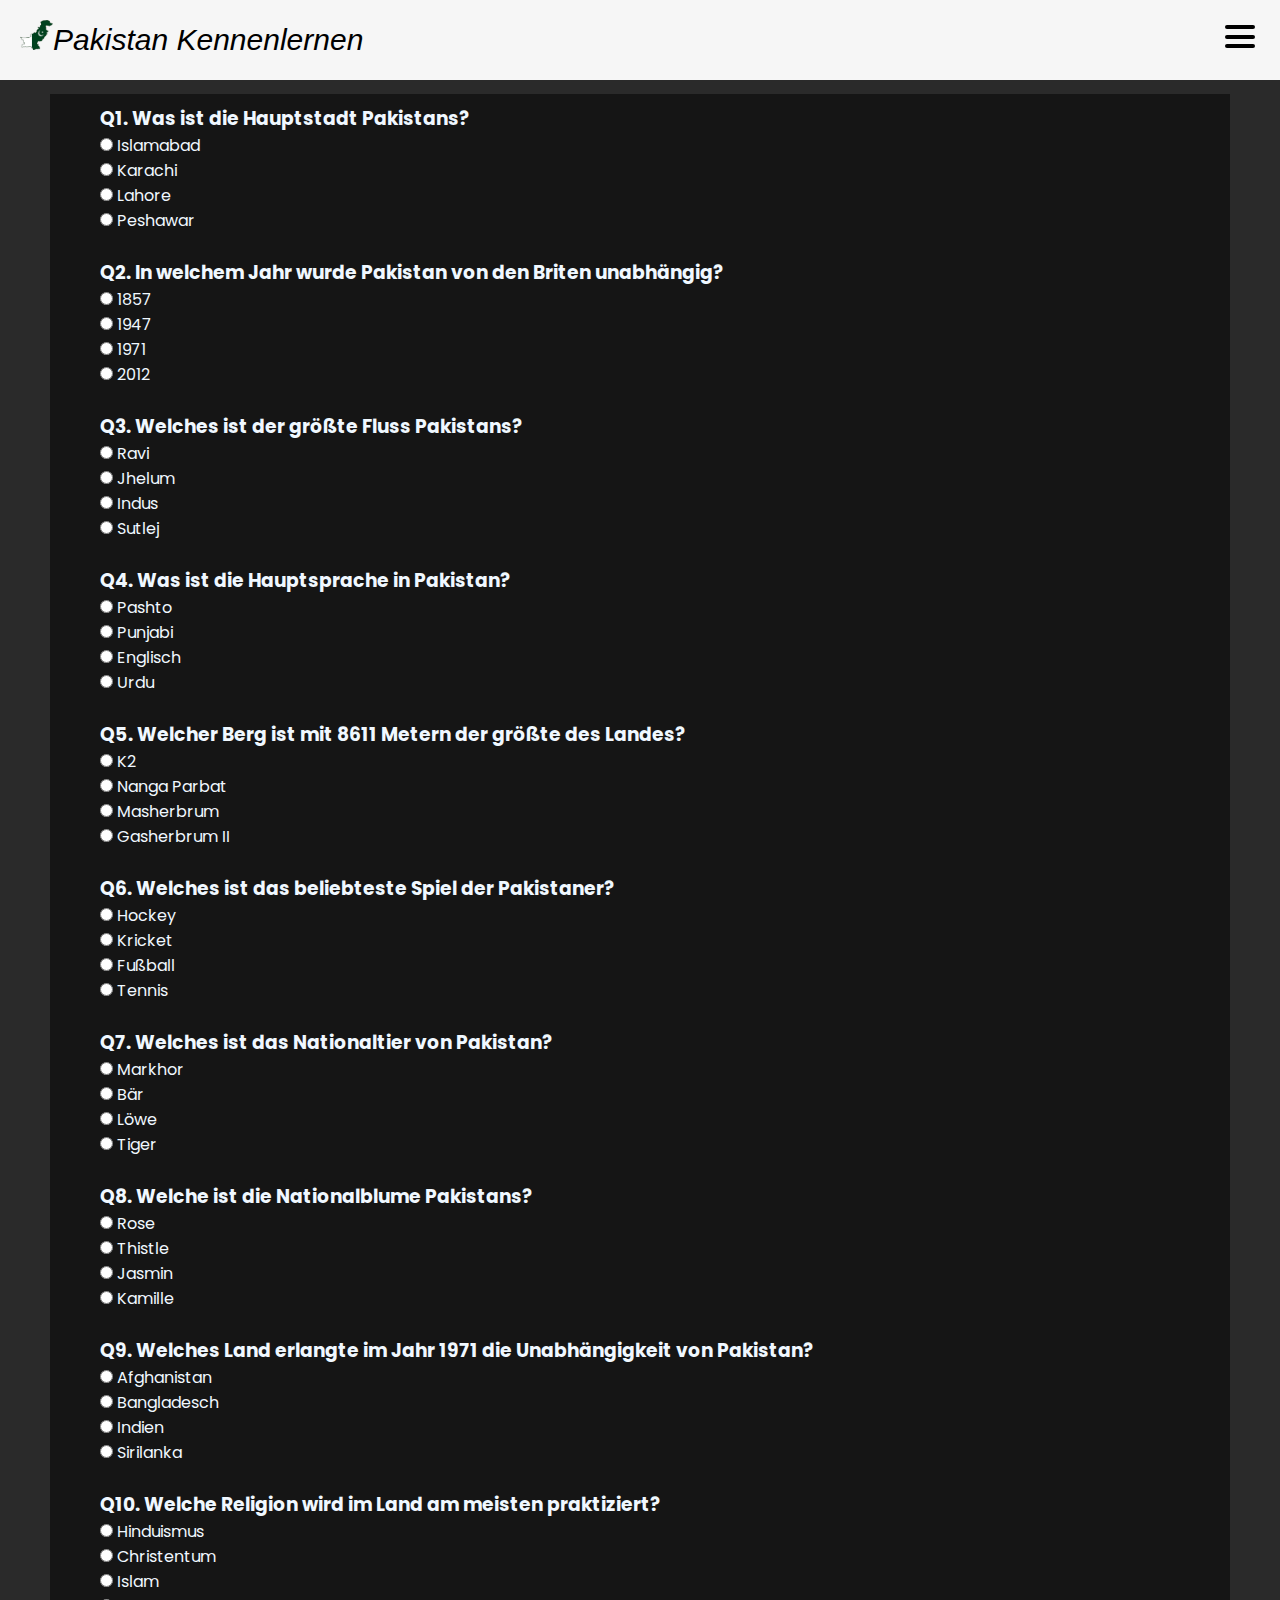
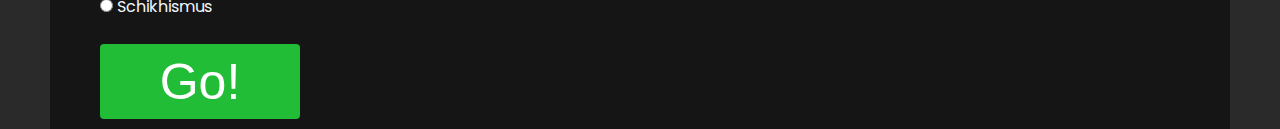
<file: Quiz.html>
<!DOCTYPE html>
<html>
	<head>
		<meta charset="UTF-8">	
		<meta name="description" content="Quiz">
	</head>
		<title>
			Quiz
		</title>
		<link rel="stylesheet" type="text/css" href="style.css">
		<script type="text/javascript" src="java.js" defer></script>
	</head>
	<body>
        <nav class="nav_bar"><!--gleiche Navigationsmenüleiste-->
			<div class="nav_logo"><img src="paklogo.jpg" alt="pak Logo">Pakistan Kennenlernen</div>
			<a href="#" class="toggle-button">
				<span class="bar"></span>
				<span class="bar"></span>
				<span class="bar"></span>
			</a>
			<div class="list-container">
				<ul>
					<li><a href="home.html">Home</a></li>
					<li><a href="culture.html">Kultur</a></li>
					<li><a href="history.html">Geschichte</a></li>
					<li><a href="geography.html">Geografie</a></li>						
					<li><a href="Quiz.html">Quiz Spielen</a></li>
					<li><a href="Blog.html">Blog</a></li>
				</ul>
			</div>
		</nav>
		<main class="artikle"><!--Beginn des Quiz-->
			<h3>Q1. Was ist die Hauptstadt Pakistans?</h3>
			<input type="radio" name="question1" id="correct1">   Islamabad<br><!--die richtige Antwort hat die id: "correct#"-->
			<input type="radio" name="question1">   Karachi<br>
			<input type="radio" name="question1">   Lahore<br>
			<input type="radio" name="question1">   Peshawar<br><div id="answer1"></div><br><!--hier erscheint die Meldung richtig oder falsch-->
			

			<h3>Q2. In welchem Jahr wurde Pakistan von den Briten unabhängig?</h3>
			<input type="radio" name="question2">   1857<br>
			<input type="radio" name="question2" id="correct2">   1947<br>
			<input type="radio" name="question2">   1971<br>
			<input type="radio" name="question2">   2012<br><div id="answer2"></div><br>

			<h3>Q3. Welches ist der größte Fluss Pakistans?</h3>
			<input type="radio" name="question3">   Ravi<br>
			<input type="radio" name="question3">   Jhelum<br>
			<input type="radio" name="question3" id="correct3">   Indus<br>
			<input type="radio" name="question3">   Sutlej<br><div id="answer3"></div><br>

			<h3>Q4. Was ist die Hauptsprache in Pakistan?</h3>
			<input type="radio" name="question4">   Pashto<br>
			<input type="radio" name="question4">   Punjabi<br>
			<input type="radio" name="question4">   Englisch<br>
			<input type="radio" name="question4" id="correct4">   Urdu<br><div id="answer4"></div><br>

			<h3>Q5. Welcher Berg ist mit 8611 Metern der größte des Landes?</h3>
			<input type="radio" name="question5" id="correct5">   K2<br>
			<input type="radio" name="question5">   Nanga Parbat<br>
			<input type="radio" name="question5">   Masherbrum<br>
			<input type="radio" name="question5">   Gasherbrum II<br><div id="answer5"></div><br>

			<h3>Q6. Welches ist das beliebteste Spiel der Pakistaner?</h3>
			<input type="radio" name="question6">   Hockey<br>
			<input type="radio" name="question6" id="correct6">   Kricket<br>
			<input type="radio" name="question6">   Fußball<br>
			<input type="radio" name="question6">   Tennis<br><div id="answer6"></div><br>

			<h3>Q7. Welches ist das Nationaltier von Pakistan?</h3>
			<input type="radio" name="question7" id="correct7">   Markhor<br>
			<input type="radio" name="question7">   Bär<br>
			<input type="radio" name="question7">   Löwe<br>
			<input type="radio" name="question7">   Tiger<br><div id="answer7"></div><br>

			<h3>Q8. Welche ist die Nationalblume Pakistans?</h3>
			<input type="radio" name="question8">   Rose<br>
			<input type="radio" name="question8">   Thistle<br>
			<input type="radio" name="question8" id="correct8">   Jasmin<br>
			<input type="radio" name="question8">   Kamille<br><div id="answer8"></div><br>

			<h3>Q9. Welches Land erlangte im Jahr 1971 die Unabhängigkeit von Pakistan?</h3>
			<input type="radio" name="question9">   Afghanistan<br>
			<input type="radio" name="question9" id="correct9">   Bangladesch<br>
			<input type="radio" name="question9">   Indien<br>
			<input type="radio" name="question9">   Sirilanka<br><div id="answer9"></div><br>

			<h3>Q10. Welche Religion wird im Land am meisten praktiziert?</h3>
			<input type="radio" name="question10">   Hinduismus<br>
			<input type="radio" name="question10">   Christentum<br>
			<input type="radio" name="question10" id="correct10">   Islam<br>
			<input type="radio" name="question10">   Schikhismus<br><div id="answer10"></div><br>

			<button class="btnQuiz" onclick="result()">Go!</button><!--Durch Anklicken der Taste wird die Funktion des Quizspiels aufgerufen-->
			<br>
			<div id="QuizMessage"></div><!--hier wird die Anzahl der erreichten Punkte angezeigt-->
			
		</main>
    </body>
</html>
</file>
<file: style.css>
/*Google-Schriftart Poppins importieren*/@import url('https://fonts.googleapis.com/css2?family=Poppins:wght@300;400;500;600&display=swap');
*{/*Matgin- und Paddingeinstellungen für das Navigationsmenü*/
    margin: 0;
    padding: 0;
}
html{
    height: 100%;
}
body{
    height: 100%;
    background-color: rgb(42,42,42);
}
nav{/*Styling für die Menüleiste*/
    min-height: 80px;
    display: flex;
    justify-content: space-between;
    align-items: center;
    background-color: #F6F6F6;
    color: black;
    border-bottom: 4px solid rgb(42,42,42);
}
.nav_logo{/*Styling für den Logo-Text auf der linken Seite*/
    margin: 20px;
    font-size: 30px;
    font-family: sans-serif;
    font-style: italic;
}
nav div img{/*Styling für den Logo-Bild auf der rechten Seite*/
    height: 30px;
}
nav ul{
    display: flex;
}
nav div ul li{/*für die einzelnen Menülinks*/
    height: 100%;
    padding: 30px;
    list-style-type: none;
}
nav ul li a{/*Styling für die einzelnen Menülinks*/
    color: black;
    text-decoration: none;
    font-size: 22px;
    font-family: sans-serif;
}
nav div ul li a:hover{/*für die einzelnen Menülinks beim Hovern */
    color: green;
    border-bottom: 4px solid green;
}


/*für die Schaltfläche, die bei der Größenänderung des Fensters erscheint*/
.toggle-button{
    position: absolute;
    top: 25px;
    right: 25px;
    display: none;
    flex-direction: column;
    justify-content: space-between;
    width: 30px;
    height: 23px;
}
.toggle-button .bar{
    height: 4px;
    width: 100%;
    background-color: black;
    border-radius: 100px;
}
@media(max-width:1350px){/*Breite des Fensters, wenn die Button die Menüpunkte auf der rechten Seite ersetzt*/
    .list-container{
        display: none;
        width: 100%;
    }
    .toggle-button{
        display: flex;
    }
    nav{
        flex-direction: column;
        align-items: flex-start;
    }
    .list-container ul{
        flex-direction: column;
        width: 100%;
    }
    .list-container li{
        text-align: center;
    }

    .list-container.active{
        display: flex;
    }
}


.culture{/*Styling für das Kulturpanel auf der Startseite*/
    background-image: url('culture4.jpg');
    background-size: cover;
    background-repeat: no-repeat;
    padding: 15%;
    text-align: center;
    border-bottom: 4px solid rgb(42,42,42);
}
.history{/*Styling für das Geschichtepanel auf der Startseite*/
    background-image: url('history2.jpg');
    background-size: cover;
    background-repeat: no-repeat;
    padding: 15%;
    text-align: center;
    border-bottom: 4px solid rgb(42,42,42);
}
.geography{/*Styling für das Geografiepanel auf der Startseite*/
    background-image: url('geography2.jpg');
    background-size: cover;
    background-repeat: no-repeat;
    padding: 15%;
    text-align: center;
    border-bottom: 4px solid rgb(42,42,42);
}
.btn1{/*Styling für die kultur-Taste auf der Startseite*/
    width: 300px;
    height: 100px;
    border: none;
    color: white;
    background-color: rgb(82, 9, 72, 0.5);
    border-radius: 4px;
    transition: ease-out 0.3s;
    font-size: 85px;
    outline: none;
}
.btn1:hover{/*Styling für die kultur-Taste beim Hovern auf der Startseite*/
    cursor: pointer;
    color: rgb(82, 9, 72);
    background-color: rgb(255, 255, 255, 0.5);
}
.btn2{/*Styling für die Geschichte-Taste auf der Startseite*/
    width: 480px;
    height: 100px;
    border: none;
    color: white;
    background-color: rgba(8, 7, 8, 0.644);
    border-radius: 4px;
    transition: ease-out 0.3s;
    font-size: 85px;
    outline: none;
}
.btn2:hover{/*Styling für die Geschichte-Taste beim Hovern auf der Startseite*/
    cursor: pointer;
    color: rgb(0, 0, 0);
    background-color: rgb(255, 255, 255, 0.5);
}
.btn3{/*Styling für die Geografie-Taste auf der Startseite*/
    width: 520px;
    height: 100px;
    border: none;
    color: white;
    background-color: rgba(1, 131, 44, 0.5);
    border-radius: 4px;
    transition: ease-out 0.3s;
    font-size: 85px;
    outline: none;
}
.btn3:hover{/*Styling für die Geografie-Taste beim Hovern auf der Startseite*/
    cursor: pointer;
    color: rgb(0, 112, 43);
    background-color: rgb(255, 255, 255, 0.5);
}
.btnQuiz{/*Styling für die Go!-Taste auf der Quiz page*/
    width: 200px;
    height: 75px;
    border: none;
    color: white;
    background-color: rgb(33, 189, 54);
    border-radius: 4px;
    transition: ease-out 0.3s;
    font-size: 50px;
    outline: none;
}
.btnQuiz:hover{/*Styling für die Go!-Taste beim Hovern auf der Quiz page*/
    cursor: pointer;
    color: rgb(33, 189, 54);
    background-color: #F6F6F6;
}
main{/*Standard-Hintergrundfarbe auf der Homepage dasselbe wie der Body-Tag*/
    background-color: rgb(42,42,42);
}
.grid-container{/*den letzten Teil der Startseite in zwei Spalten zu unterteilen*/
    margin: 30px;
    display: grid;
    grid-template-columns: 1fr 1fr ;
    gap: 50px;
    align-items: center;
}
article a img{/*Styling für die letzten beiden Bilder auf der Startseite*/
   width: 80%; 
   border: #F6F6F6 solid;
   border-radius: 5px;
   align-content: center;
}
#text{/*Styling für den Text im letzten Teil der Startseite*/
    font-family: 'Poppins', sans-serif;
    color: aliceblue;   
}


/*Beseitigung von Effekten beim Besuch, Verweilen oder Anklicken eines Links*/
a:link {
    text-decoration: none;
}
a:visited {
    text-decoration: none;
}
a:hover {
    text-decoration: none;
}
a:active {
    text-decoration: none;
}

/**/
.artikle{/*Styling für das main-Tag auf allen Seiten außer der Startseite*/
    margin: 10px 50px 50px 50px ;
    padding-top: 10px;
    padding-left: 50px;
    padding-right: 50px;
    padding-bottom: 10px;
    background-color: rgb(0, 0, 0, 0.5);
    font-family: 'Poppins', sans-serif;
    color: aliceblue;
}

/*Styling für die Meldungen, die im Quizspiel auftauchen*/
#true{
    color: green;
}
#false{
    color: red;
}
#points{
    color: gold;
}

.pics{/*Größeneinstellungen für die Bilder auf den Seiten Kultur, Geschichte und Geofraphie*/
    max-width: 100%;
    max-height: 300px;
}
</file>
